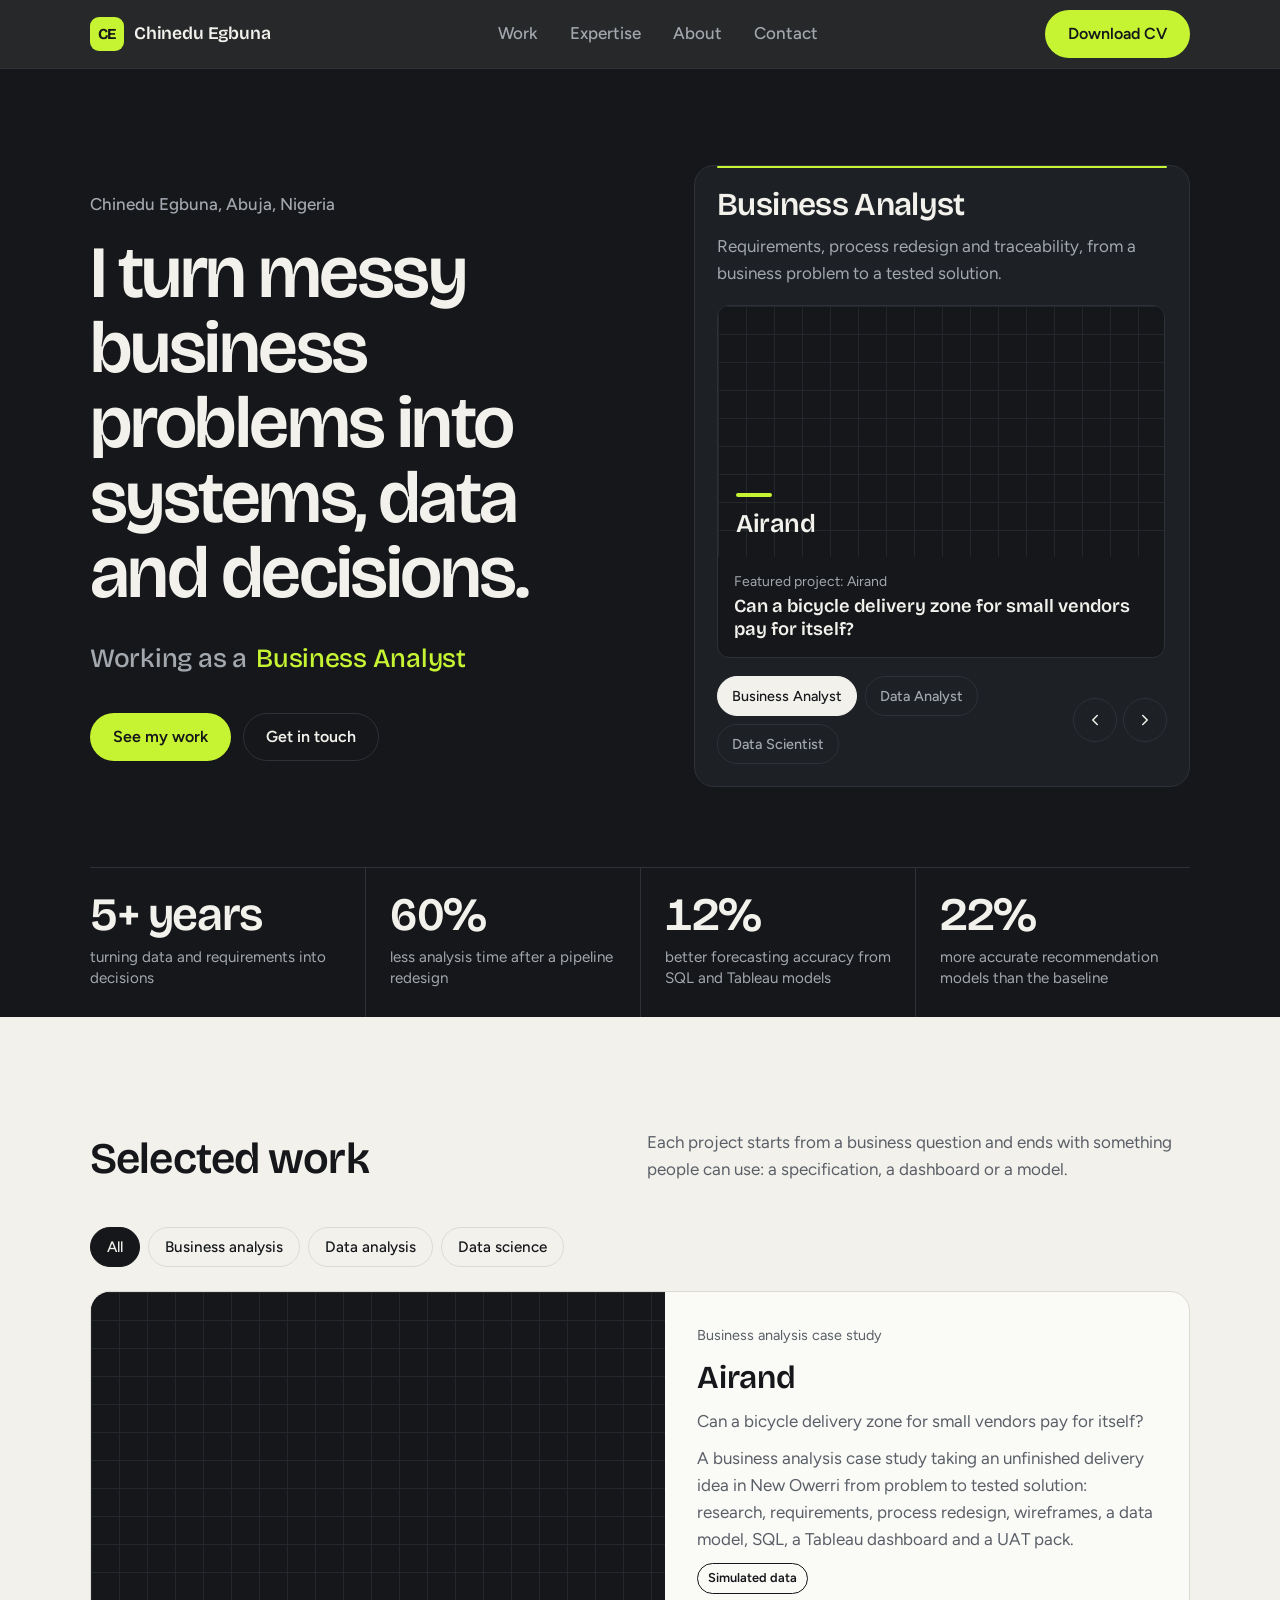
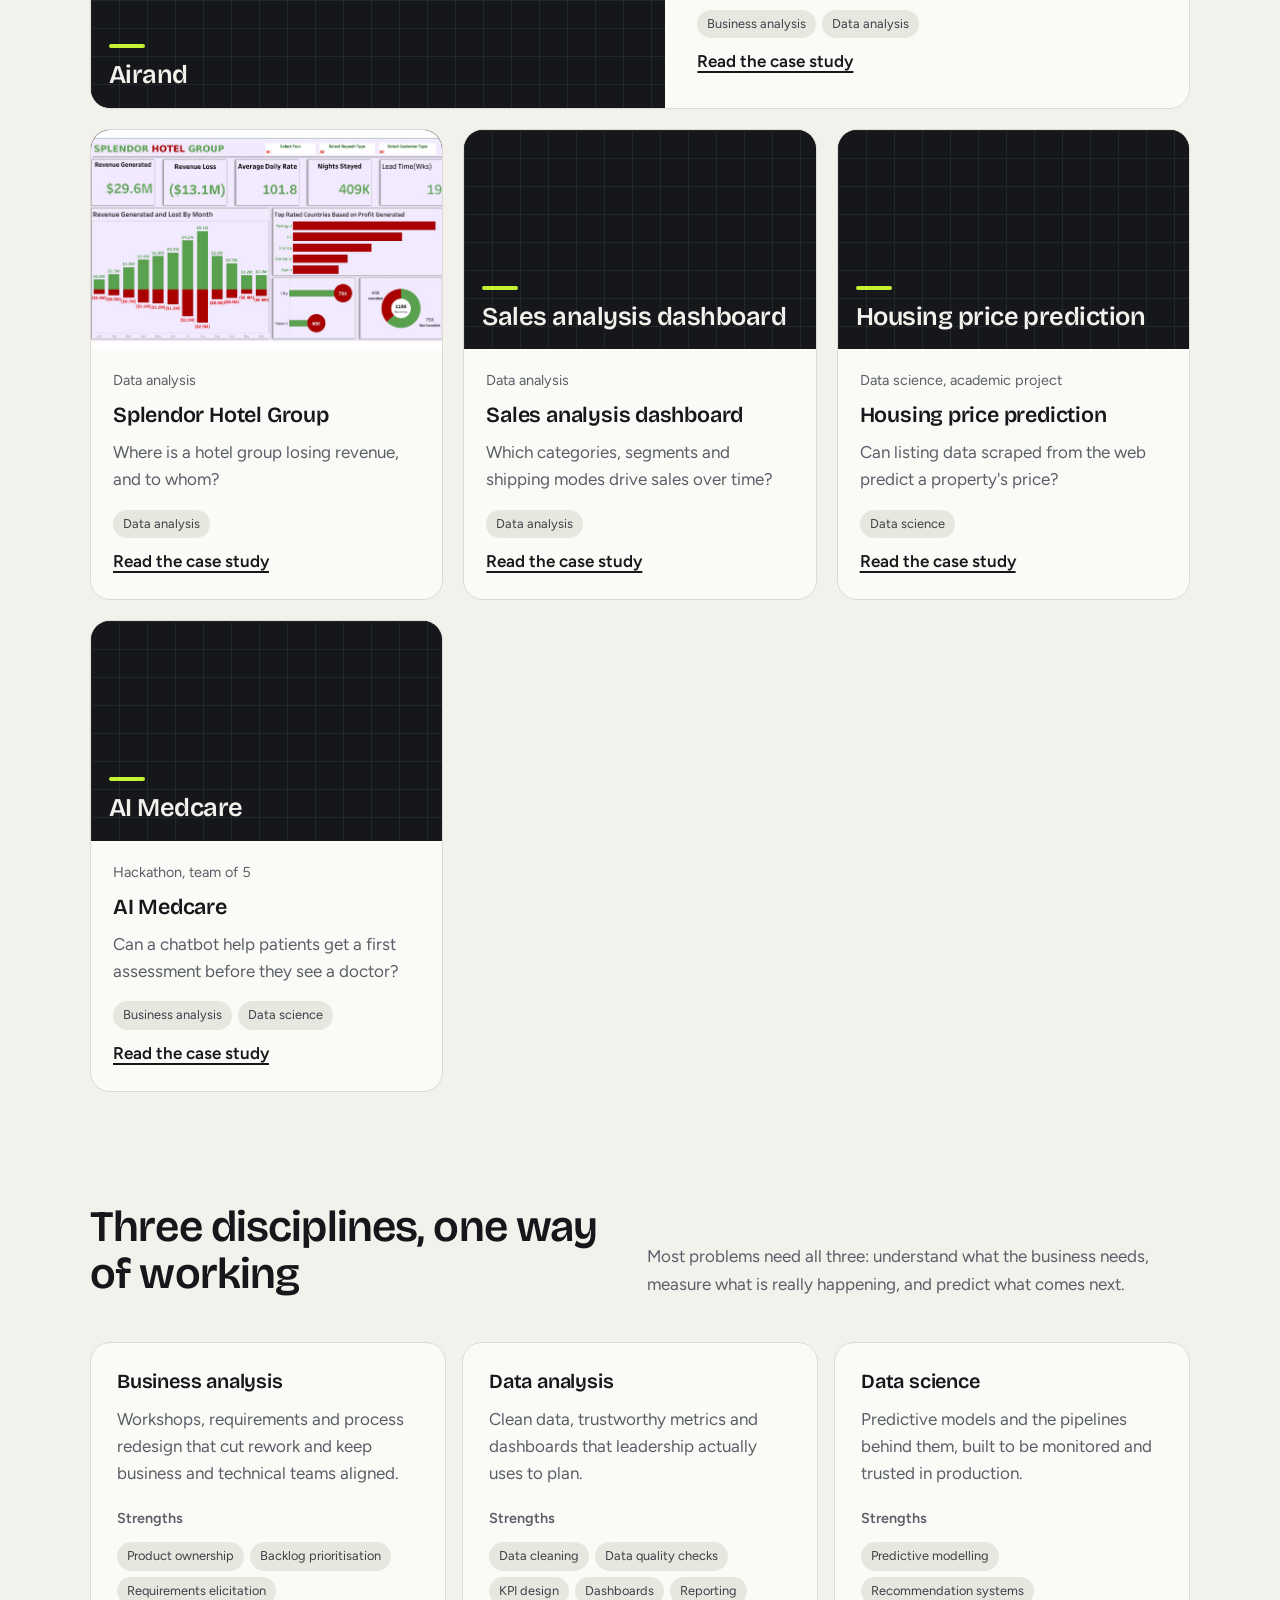
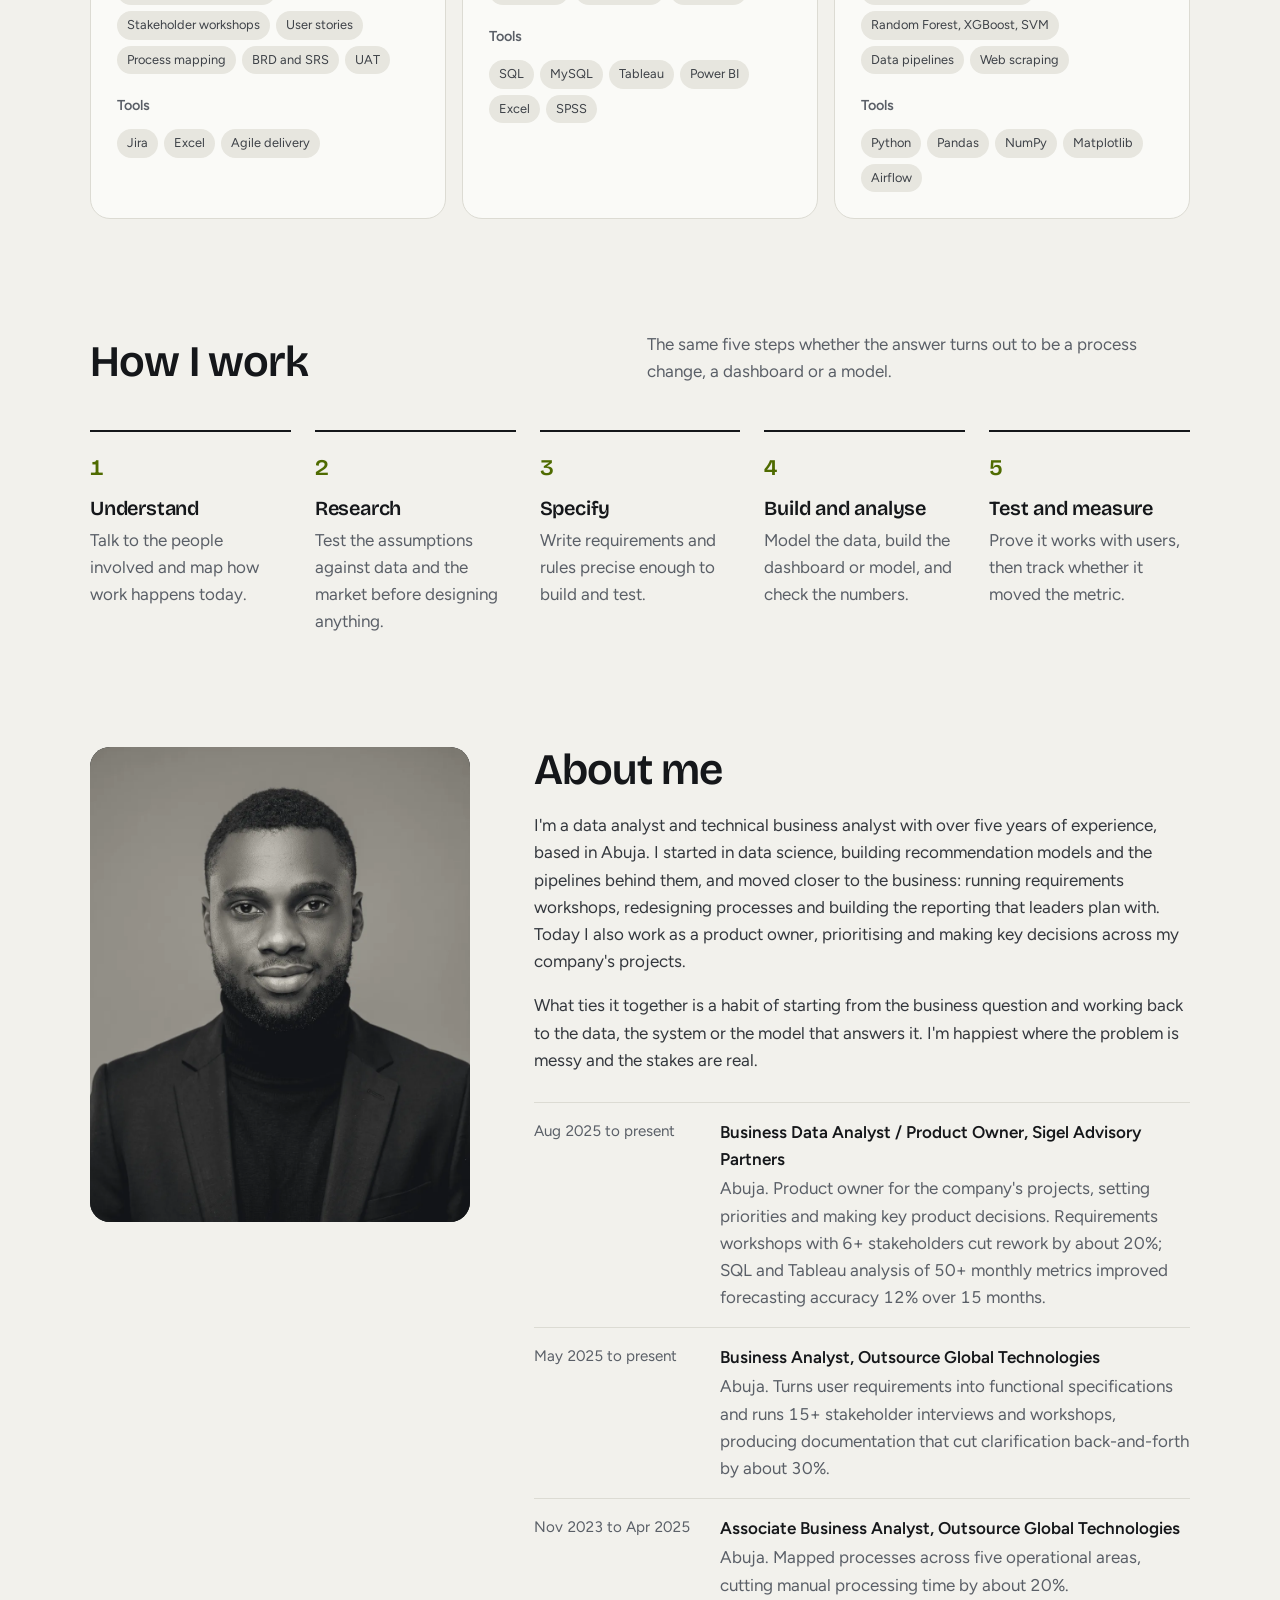
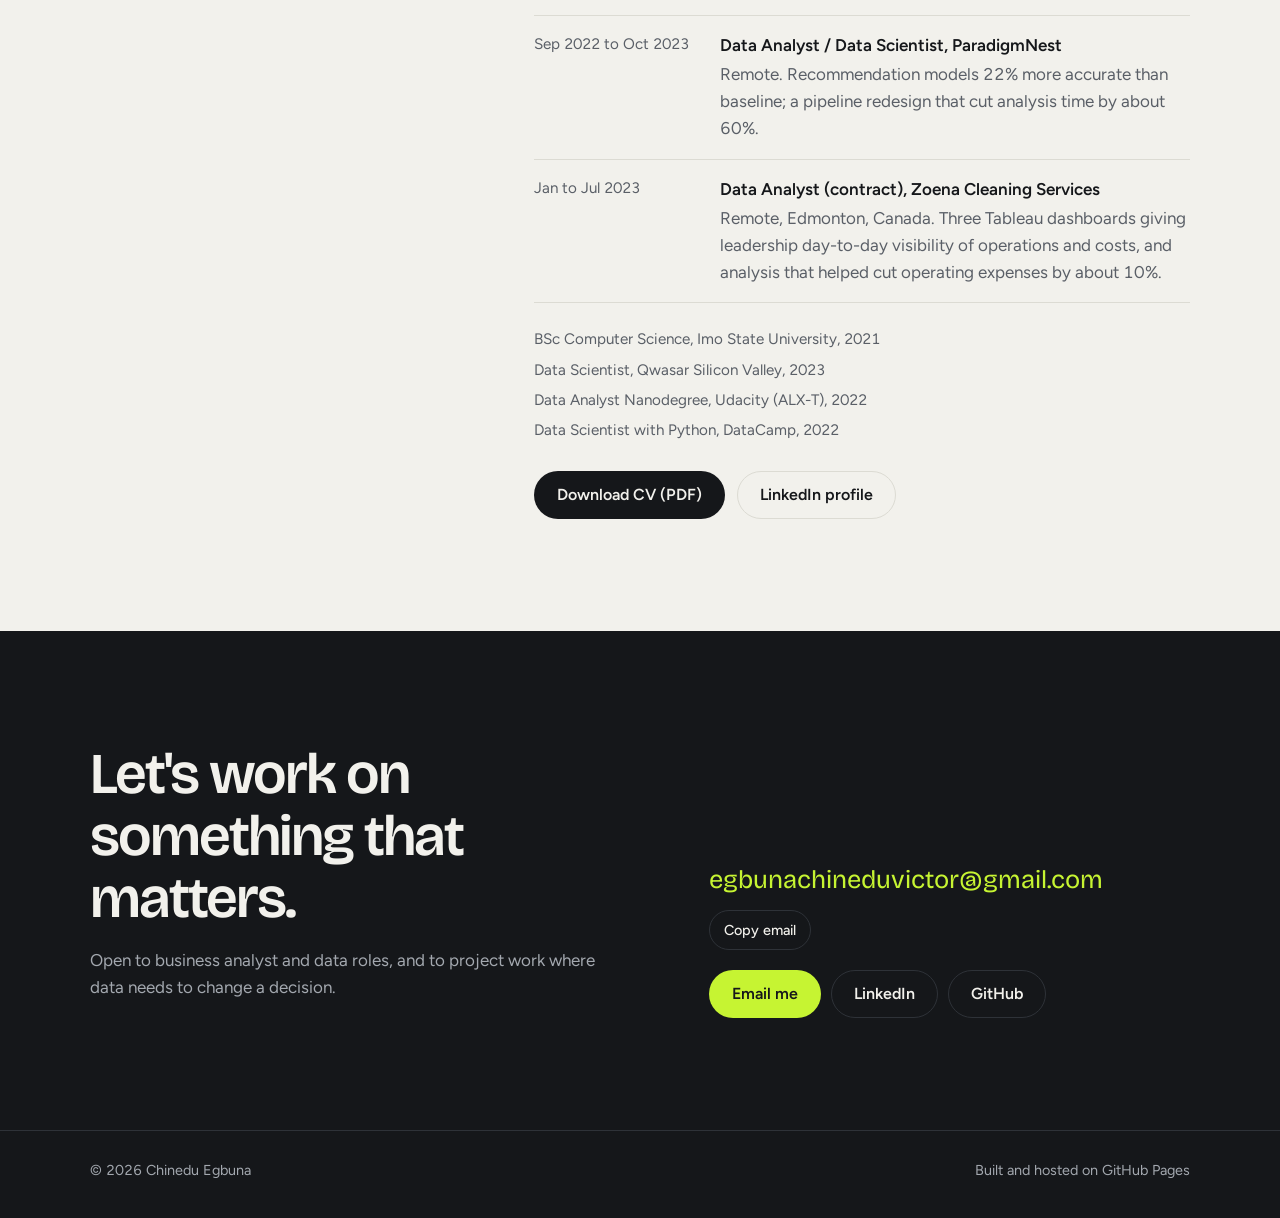
<file: index.html>
<!doctype html>
<html lang="en">
<head>
  <meta charset="utf-8">
  <meta name="viewport" content="width=device-width, initial-scale=1">
  <title>Chinedu Egbuna: Business Analyst, Data Analyst, Data Scientist</title>
  <meta name="description" content="Chinedu Egbuna turns messy business problems into systems, data and decisions. Business analysis, data analysis and data science case studies.">
  <meta property="og:title" content="Chinedu Egbuna: Business, Data and Data Science">
  <meta property="og:description" content="I turn messy business problems into systems, data and decisions.">
  <meta property="og:type" content="website">
  <meta property="og:image" content="assets/img/chinedu-portrait.jpg">
  <meta name="theme-color" content="#15171A">
  <link rel="icon" href="data:image/svg+xml,%3Csvg xmlns='http://www.w3.org/2000/svg' viewBox='0 0 64 64'%3E%3Crect width='64' height='64' rx='16' fill='%23C6F432'/%3E%3Ctext x='32' y='42' font-family='Arial' font-weight='700' font-size='28' text-anchor='middle' fill='%2315171A'%3ECE%3C/text%3E%3C/svg%3E">
  <link rel="preconnect" href="https://fonts.googleapis.com">
  <link rel="preconnect" href="https://fonts.gstatic.com" crossorigin>
  <link href="https://fonts.googleapis.com/css2?family=Bricolage+Grotesque:opsz,wght@12..96,500;12..96,600;12..96,700&family=Figtree:wght@400;500;600&display=swap" rel="stylesheet">
  <link rel="stylesheet" href="assets/css/site.css">
</head>
<body>
  <a class="skip" href="#main">Skip to content</a>

  <header class="nav">
    <div class="wrap">
      <a class="brand" href="#top" aria-label="Chinedu Egbuna, home"><span class="brand-mark">CE</span><span>Chinedu Egbuna</span></a>
      <ul class="nav-links">
        <li><a href="#work">Work</a></li>
        <li><a href="#expertise">Expertise</a></li>
        <li><a href="#about">About</a></li>
        <li><a href="#contact">Contact</a></li>
      </ul>
      <a class="btn btn-primary nav-cta" href="assets/cv/Chinedu_Egbuna_CV.pdf" download>Download CV</a>
      <button class="menu-btn" type="button" aria-expanded="false" aria-controls="mobile-menu" aria-label="Open menu">
        <svg viewBox="0 0 24 24" fill="none" stroke="currentColor" stroke-width="2" stroke-linecap="round" aria-hidden="true"><path d="M4 7h16M4 12h16M4 17h16"/></svg>
      </button>
    </div>
    <nav id="mobile-menu" class="mobile-menu" aria-label="Mobile">
      <a href="#work">Work</a>
      <a href="#expertise">Expertise</a>
      <a href="#about">About</a>
      <a href="#contact">Contact</a>
      <a class="btn btn-primary" href="assets/cv/Chinedu_Egbuna_CV.pdf" download>Download CV</a>
    </nav>
  </header>

  <main id="main">
    <section class="hero dark" id="top">
      <div class="wrap">
        <div class="hero-grid">
          <div>
            <p class="hero-name enter d1">Chinedu Egbuna, Abuja, Nigeria</p>
            <h1 class="enter d2">I turn messy business problems into systems, data and decisions.</h1>
            <p class="role-line enter d3" aria-live="polite">
              <span>Working as a</span>
              <span class="role-word-box"><span class="role-word" id="role-word">Business Analyst</span></span>
            </p>
            <div class="hero-actions enter d4">
              <a class="btn btn-primary" href="#work">See my work</a>
              <a class="btn btn-ghost" href="#contact">Get in touch</a>
            </div>
          </div>

          <div class="role-panel enter d4" id="role-panel" role="region" aria-roledescription="carousel" aria-label="What I do">
            <div class="role-progress" aria-hidden="true"><span></span></div>
            <div class="role-viewport">
              <div class="role-track" id="role-track"><!-- slides rendered by site.js --></div>
            </div>
            <div class="role-controls">
              <div class="role-dots" id="role-dots" role="tablist" aria-label="Choose a role"></div>
              <div class="role-arrows">
                <button class="icon-btn" type="button" id="role-prev" aria-label="Previous role"><svg viewBox="0 0 24 24" fill="none" stroke="currentColor" stroke-width="2" stroke-linecap="round" stroke-linejoin="round" aria-hidden="true"><path d="M15 6l-6 6 6 6"/></svg></button>
                <button class="icon-btn" type="button" id="role-next" aria-label="Next role"><svg viewBox="0 0 24 24" fill="none" stroke="currentColor" stroke-width="2" stroke-linecap="round" stroke-linejoin="round" aria-hidden="true"><path d="M9 6l6 6-6 6"/></svg></button>
              </div>
            </div>
          </div>
        </div>

        <div class="proof">
          <div><strong>5+ years</strong><span>turning data and requirements into decisions</span></div>
          <div><strong>60%</strong><span>less analysis time after a pipeline redesign</span></div>
          <div><strong>12%</strong><span>better forecasting accuracy from SQL and Tableau models</span></div>
          <div><strong>22%</strong><span>more accurate recommendation models than the baseline</span></div>
        </div>
      </div>
    </section>

    <section class="section light" id="work">
      <div class="wrap">
        <div class="section-head">
          <h2>Selected work</h2>
          <p>Each project starts from a business question and ends with something people can use: a specification, a dashboard or a model.</p>
        </div>
        <div class="filters" role="group" aria-label="Filter projects">
          <button class="chip" type="button" data-filter="all" aria-pressed="true">All</button>
          <button class="chip" type="button" data-filter="business" aria-pressed="false">Business analysis</button>
          <button class="chip" type="button" data-filter="data" aria-pressed="false">Data analysis</button>
          <button class="chip" type="button" data-filter="science" aria-pressed="false">Data science</button>
        </div>
        <div class="work-grid" id="work-grid"><!-- cards rendered by site.js --></div>
      </div>
    </section>

    <section class="section light" id="expertise" style="padding-top: 0">
      <div class="wrap">
        <div class="section-head">
          <h2>Three disciplines, one way of working</h2>
          <p>Most problems need all three: understand what the business needs, measure what is really happening, and predict what comes next.</p>
        </div>
        <div class="expertise">
          <article class="exp-card">
            <h3>Business analysis</h3>
            <p>Workshops, requirements and process redesign that cut rework and keep business and technical teams aligned.</p>
            <h4>Strengths</h4>
            <ul><li class="tag">Product ownership</li><li class="tag">Backlog prioritisation</li><li class="tag">Requirements elicitation</li><li class="tag">Stakeholder workshops</li><li class="tag">User stories</li><li class="tag">Process mapping</li><li class="tag">BRD and SRS</li><li class="tag">UAT</li></ul>
            <h4>Tools</h4>
            <ul><li class="tag">Jira</li><li class="tag">Excel</li><li class="tag">Agile delivery</li></ul>
          </article>
          <article class="exp-card">
            <h3>Data analysis</h3>
            <p>Clean data, trustworthy metrics and dashboards that leadership actually uses to plan.</p>
            <h4>Strengths</h4>
            <ul><li class="tag">Data cleaning</li><li class="tag">Data quality checks</li><li class="tag">KPI design</li><li class="tag">Dashboards</li><li class="tag">Reporting</li></ul>
            <h4>Tools</h4>
            <ul><li class="tag">SQL</li><li class="tag">MySQL</li><li class="tag">Tableau</li><li class="tag">Power BI</li><li class="tag">Excel</li><li class="tag">SPSS</li></ul>
          </article>
          <article class="exp-card">
            <h3>Data science</h3>
            <p>Predictive models and the pipelines behind them, built to be monitored and trusted in production.</p>
            <h4>Strengths</h4>
            <ul><li class="tag">Predictive modelling</li><li class="tag">Recommendation systems</li><li class="tag">Random Forest, XGBoost, SVM</li><li class="tag">Data pipelines</li><li class="tag">Web scraping</li></ul>
            <h4>Tools</h4>
            <ul><li class="tag">Python</li><li class="tag">Pandas</li><li class="tag">NumPy</li><li class="tag">Matplotlib</li><li class="tag">Airflow</li></ul>
          </article>
        </div>
      </div>
    </section>

    <section class="section light" id="process" style="padding-top: 0">
      <div class="wrap">
        <div class="section-head">
          <h2>How I work</h2>
          <p>The same five steps whether the answer turns out to be a process change, a dashboard or a model.</p>
        </div>
        <ol class="steps">
          <li><h3>Understand</h3><p>Talk to the people involved and map how work happens today.</p></li>
          <li><h3>Research</h3><p>Test the assumptions against data and the market before designing anything.</p></li>
          <li><h3>Specify</h3><p>Write requirements and rules precise enough to build and test.</p></li>
          <li><h3>Build and analyse</h3><p>Model the data, build the dashboard or model, and check the numbers.</p></li>
          <li><h3>Test and measure</h3><p>Prove it works with users, then track whether it moved the metric.</p></li>
        </ol>
      </div>
    </section>

    <section class="section light" id="about" style="padding-top: 0">
      <div class="wrap about">
        <div class="portrait">
          <picture>
            <source srcset="assets/img/chinedu-portrait.webp" type="image/webp">
            <img src="assets/img/chinedu-portrait.jpg" alt="Chinedu Egbuna in a dark suit and turtleneck" width="900" height="1205" loading="lazy">
          </picture>
        </div>
        <div class="about-copy">
          <h2>About me</h2>
          <p>I'm a data analyst and technical business analyst with over five years of experience, based in Abuja. I started in data science, building recommendation models and the pipelines behind them, and moved closer to the business: running requirements workshops, redesigning processes and building the reporting that leaders plan with. Today I also work as a product owner, prioritising and making key decisions across my company's projects.</p>
          <p>What ties it together is a habit of starting from the business question and working back to the data, the system or the model that answers it. I'm happiest where the problem is messy and the stakes are real.</p>
          <ol class="timeline">
            <li><span class="when">Aug 2025 to present</span><span class="what">Business Data Analyst / Product Owner, Sigel Advisory Partners</span><span class="where">Abuja. Product owner for the company's projects, setting priorities and making key product decisions. Requirements workshops with 6+ stakeholders cut rework by about 20%; SQL and Tableau analysis of 50+ monthly metrics improved forecasting accuracy 12% over 15 months.</span></li>
            <li><span class="when">May 2025 to present</span><span class="what">Business Analyst, Outsource Global Technologies</span><span class="where">Abuja. Turns user requirements into functional specifications and runs 15+ stakeholder interviews and workshops, producing documentation that cut clarification back-and-forth by about 30%.</span></li>
            <li><span class="when">Nov 2023 to Apr 2025</span><span class="what">Associate Business Analyst, Outsource Global Technologies</span><span class="where">Abuja. Mapped processes across five operational areas, cutting manual processing time by about 20%.</span></li>
            <li><span class="when">Sep 2022 to Oct 2023</span><span class="what">Data Analyst / Data Scientist, ParadigmNest</span><span class="where">Remote. Recommendation models 22% more accurate than baseline; a pipeline redesign that cut analysis time by about 60%.</span></li>
            <li><span class="when">Jan to Jul 2023</span><span class="what">Data Analyst (contract), Zoena Cleaning Services</span><span class="where">Remote, Edmonton, Canada. Three Tableau dashboards giving leadership day-to-day visibility of operations and costs, and analysis that helped cut operating expenses by about 10%.</span></li>
          </ol>
          <div class="creds">
            <span>BSc Computer Science, Imo State University, 2021</span>
            <span>Data Scientist, Qwasar Silicon Valley, 2023</span>
            <span>Data Analyst Nanodegree, Udacity (ALX-T), 2022</span>
            <span>Data Scientist with Python, DataCamp, 2022</span>
          </div>
          <div class="about-actions">
            <a class="btn btn-dark" href="assets/cv/Chinedu_Egbuna_CV.pdf" download>Download CV (PDF)</a>
            <a class="btn btn-ghost" href="https://www.linkedin.com/in/enayds/" target="_blank" rel="noopener">LinkedIn profile</a>
          </div>
        </div>
      </div>
    </section>

    <section class="section dark" id="contact">
      <div class="wrap contact">
        <div>
          <h2>Let's work on something that matters.</h2>
          <p>Open to business analyst and data roles, and to project work where data needs to change a decision.</p>
        </div>
        <div>
          <div class="contact-email">
            <a href="mailto:egbunachineduvictor@gmail.com">egbunachineduvictor@gmail.com</a>
            <button class="copy-btn" type="button" data-copy="egbunachineduvictor@gmail.com">Copy email</button>
          </div>
          <div class="socials">
            <a class="btn btn-primary" href="mailto:egbunachineduvictor@gmail.com">Email me</a>
            <a class="btn btn-ghost" href="https://www.linkedin.com/in/enayds/" target="_blank" rel="noopener">LinkedIn</a>
            <a class="btn btn-ghost" href="https://github.com/enayds" target="_blank" rel="noopener">GitHub</a>
          </div>
        </div>
      </div>
    </section>
  </main>

  <footer class="footer dark">
    <div class="wrap">
      <span>&copy; <span id="year">2026</span> Chinedu Egbuna</span>
      <span>Built and hosted on GitHub Pages</span>
    </div>
  </footer>

  <script src="assets/js/projects.js"></script>
  <script src="assets/js/site.js"></script>
</body>
</html>
</file>
<file: assets/css/site.css>
/* ===== Tokens ===== */
:root {
  --graphite: #15171A;
  --graphite-2: #1D2024;
  --graphite-3: #262A2F;
  --rule-dark: #2E3238;
  --bone: #F2F1EC;
  --paper: #FAFAF7;
  --ink: #15171A;
  --slate: #5A5F67;
  --mist: #A3A8AF;
  --rule-light: #DCDBD3;
  --signal: #C6F432;
  --signal-deep: #4F6B00;

  --display: "Bricolage Grotesque", "Helvetica Neue", Arial, sans-serif;
  --body: "Figtree", "Helvetica Neue", Arial, sans-serif;

  --wrap: 1180px;
  --gutter: clamp(20px, 4vw, 40px);
  --radius-s: 6px;
  --radius-m: 12px;
  --radius-l: 20px;
  --ease: cubic-bezier(.2, .7, .2, 1);
}

*, *::before, *::after { box-sizing: border-box; }
html { scroll-behavior: smooth; -webkit-text-size-adjust: 100%; }
body {
  margin: 0;
  font-family: var(--body);
  font-size: 1.0625rem;
  line-height: 1.6;
  color: var(--ink);
  background: var(--bone);
  font-variant-numeric: tabular-nums;
}
img { max-width: 100%; display: block; }
a { color: inherit; }
:focus-visible { outline: 2px solid var(--signal); outline-offset: 3px; border-radius: 4px; }
.light :focus-visible { outline-color: var(--signal-deep); }
.sr-only { position: absolute; width: 1px; height: 1px; padding: 0; margin: -1px; overflow: hidden; clip: rect(0 0 0 0); white-space: nowrap; border: 0; }
.wrap { width: 100%; max-width: var(--wrap); margin: 0 auto; padding: 0 var(--gutter); }
.skip { position: absolute; left: -999px; top: 8px; background: var(--signal); color: var(--ink); padding: 10px 14px; border-radius: var(--radius-s); z-index: 100; font-weight: 600; }
.skip:focus { left: 8px; }

h1, h2, h3 { font-family: var(--display); font-weight: 600; letter-spacing: -0.02em; line-height: 1.08; margin: 0; }
h2 { font-size: clamp(1.9rem, 3.4vw, 2.75rem); }
h3 { font-size: 1.25rem; letter-spacing: -0.01em; line-height: 1.25; }
p { margin: 0 0 1em; }

.dark { background: var(--graphite); color: var(--bone); }
.light { background: var(--bone); color: var(--ink); }

/* ===== Buttons ===== */
.btn { display: inline-flex; align-items: center; justify-content: center; gap: 8px; min-height: 48px; padding: 0 22px; border-radius: 999px; font: 600 1rem/1 var(--body); text-decoration: none; border: 1.5px solid transparent; cursor: pointer; transition: background .2s var(--ease), color .2s var(--ease), border-color .2s var(--ease); }
.btn-primary { background: var(--signal); color: var(--ink); }
.btn-primary:hover { background: #D6FF55; }
.btn-ghost { border-color: var(--rule-dark); color: var(--bone); background: transparent; }
.btn-ghost:hover { border-color: var(--bone); }
.light .btn-ghost { border-color: var(--rule-light); color: var(--ink); }
.light .btn-ghost:hover { border-color: var(--ink); }
.btn-dark { background: var(--ink); color: var(--bone); }
.btn-dark:hover { background: #2A2E33; }

/* ===== Navigation ===== */
.nav { position: sticky; top: 0; z-index: 50; background: rgba(21, 23, 26, .92); backdrop-filter: blur(10px); -webkit-backdrop-filter: blur(10px); border-bottom: 1px solid var(--rule-dark); color: var(--bone); }
.nav .wrap { display: flex; align-items: center; justify-content: space-between; min-height: 68px; gap: 16px; }
.brand { display: flex; align-items: center; gap: 10px; text-decoration: none; font-family: var(--display); font-weight: 600; font-size: 1.1rem; letter-spacing: -0.01em; }
.brand-mark { width: 34px; height: 34px; border-radius: 9px; background: var(--signal); color: var(--ink); display: grid; place-items: center; font-size: .95rem; font-weight: 700; }
.nav-links { display: none; align-items: center; gap: 4px; list-style: none; margin: 0; padding: 0; }
.nav-links a { display: inline-flex; align-items: center; min-height: 44px; padding: 0 14px; border-radius: 999px; text-decoration: none; color: var(--mist); font-weight: 500; }
.nav-links a:hover, .nav-links a[aria-current="page"] { color: var(--bone); }
.nav-cta { display: none; }
.menu-btn { display: inline-flex; align-items: center; justify-content: center; width: 48px; height: 48px; border-radius: 12px; border: 1px solid var(--rule-dark); background: transparent; color: var(--bone); cursor: pointer; }
.menu-btn svg { width: 22px; height: 22px; }
.mobile-menu { display: none; border-top: 1px solid var(--rule-dark); padding: 12px var(--gutter) 20px; }
.mobile-menu.open { display: block; }
.mobile-menu a { display: flex; align-items: center; min-height: 52px; text-decoration: none; font-family: var(--display); font-size: 1.4rem; border-bottom: 1px solid var(--rule-dark); }
.mobile-menu .btn { margin-top: 16px; width: 100%; }
@media (min-width: 900px) {
  .nav-links, .nav-cta { display: flex; }
  .menu-btn, .mobile-menu, .mobile-menu.open { display: none; }
}

/* ===== Hero ===== */
.hero { padding: clamp(48px, 8vw, 96px) 0 0; overflow: hidden; }
.hero-grid { display: grid; gap: 40px; align-items: center; }
.hero-grid > * { min-width: 0; }
.hero-name { color: var(--mist); font-weight: 500; margin-bottom: 18px; }
.hero h1 { font-size: clamp(2.5rem, 6vw, 4.6rem); line-height: 1.02; letter-spacing: -0.035em; max-width: 13ch; font-weight: 600; }
.role-line { margin: 26px 0 0; font-size: clamp(1.25rem, 2.4vw, 1.65rem); font-family: var(--display); font-weight: 500; letter-spacing: -0.01em; color: var(--mist); display: flex; flex-wrap: wrap; gap: 0 .35em; align-items: baseline; }
.role-word-box { position: relative; display: inline-grid; color: var(--signal); }
.role-word { grid-area: 1 / 1; white-space: nowrap; transition: transform .45s var(--ease), opacity .45s var(--ease); }
.role-word.out { transform: translateY(-60%); opacity: 0; }
.role-word.in-start { transform: translateY(60%); opacity: 0; }
.hero-actions { display: flex; flex-wrap: wrap; gap: 12px; margin-top: 34px; }

.role-panel { position: relative; background: var(--graphite-2); border: 1px solid var(--rule-dark); border-radius: var(--radius-l); padding: 22px; min-height: 100%; }
.role-viewport { overflow: hidden; touch-action: pan-y; }
.role-track { display: flex; transition: transform .55s var(--ease); }
.role-slide { flex: 0 0 100%; min-width: 0; padding-right: 2px; }
.role-slide h2 { font-size: clamp(1.5rem, 2.6vw, 2rem); color: var(--bone); }
.role-slide > p { color: var(--mist); margin: 10px 0 18px; max-width: 46ch; }
.role-project { display: block; text-decoration: none; border-radius: var(--radius-m); overflow: hidden; background: var(--graphite); border: 1px solid var(--rule-dark); transition: border-color .2s var(--ease); }
.role-project:hover { border-color: var(--mist); }
.role-project .cover { aspect-ratio: 16 / 9; }
.role-project-body { padding: 14px 16px 16px; }
.role-project-kicker { font-size: .875rem; color: var(--mist); }
.role-project-title { font-family: var(--display); font-weight: 600; font-size: 1.15rem; line-height: 1.25; margin-top: 2px; }
.role-controls { display: flex; flex-wrap: wrap; align-items: center; justify-content: space-between; gap: 12px; margin-top: 18px; }
.role-dots { flex: 1 1 220px; }
.role-dots { display: flex; gap: 8px; flex-wrap: wrap; }
.role-dot { min-height: 40px; padding: 0 14px; border-radius: 999px; border: 1px solid var(--rule-dark); background: transparent; color: var(--mist); font: 500 .9rem/1 var(--body); cursor: pointer; }
.role-dot[aria-selected="true"] { background: var(--bone); color: var(--ink); border-color: var(--bone); }
.role-arrows { display: flex; gap: 6px; }
.icon-btn { width: 44px; height: 44px; border-radius: 999px; border: 1px solid var(--rule-dark); background: transparent; color: var(--bone); display: grid; place-items: center; cursor: pointer; }
.icon-btn:hover { border-color: var(--bone); }
.icon-btn svg { width: 18px; height: 18px; }
.role-progress { position: absolute; left: 22px; right: 22px; top: 0; height: 2px; background: transparent; overflow: hidden; border-radius: 2px; }
.role-progress span { display: block; height: 100%; width: 0; background: var(--signal); }
.role-progress.run span { animation: progress var(--dwell, 6s) linear forwards; }
.role-panel.paused .role-progress span { animation-play-state: paused; }
@keyframes progress { to { width: 100%; } }
@media (max-width: 899px) { .role-dot { padding: 0 12px; font-size: .85rem; } }
@media (min-width: 960px) {
  .hero-grid { grid-template-columns: minmax(0, 1.05fr) minmax(0, .95fr); gap: 56px; }
}

/* Proof strip */
.proof { margin-top: clamp(48px, 7vw, 80px); border-top: 1px solid var(--rule-dark); display: grid; grid-template-columns: repeat(2, minmax(0, 1fr)); }
.proof div { padding: 24px 16px 28px 0; border-bottom: 1px solid var(--rule-dark); }
.proof strong { display: block; font-family: var(--display); font-weight: 600; font-size: clamp(2rem, 4vw, 2.9rem); letter-spacing: -0.03em; line-height: 1; color: var(--bone); }
.proof span { display: block; margin-top: 8px; color: var(--mist); font-size: .95rem; line-height: 1.4; max-width: 24ch; }
@media (min-width: 900px) {
  .proof { grid-template-columns: repeat(4, minmax(0, 1fr)); }
  .proof div { border-bottom: 0; padding-right: 24px; }
  .proof div + div { border-left: 1px solid var(--rule-dark); padding-left: 24px; }
}

/* ===== Sections ===== */
.section { padding: clamp(64px, 9vw, 112px) 0; }
.section-head { display: grid; gap: 14px; margin-bottom: clamp(28px, 4vw, 44px); }
.section-head p { color: var(--slate); max-width: 56ch; margin: 0; }
.dark .section-head p { color: var(--mist); }
@media (min-width: 900px) { .section-head { grid-template-columns: 1fr 1fr; align-items: end; } }

/* Covers */
.cover { position: relative; overflow: hidden; background: var(--graphite-3); }
.cover img { width: 100%; height: 100%; object-fit: cover; object-position: top center; }
.cover-text { position: absolute; inset: 0; display: flex; flex-direction: column; justify-content: flex-end; padding: 18px; background: var(--graphite); color: var(--bone); }
.cover-text::before { content: ""; position: absolute; inset: 0; background-image: linear-gradient(var(--rule-dark) 1px, transparent 1px), linear-gradient(90deg, var(--rule-dark) 1px, transparent 1px); background-size: 28px 28px; opacity: .6; }
.cover-text b { position: relative; font-family: var(--display); font-weight: 600; font-size: clamp(1.2rem, 2.4vw, 1.6rem); line-height: 1.15; letter-spacing: -0.02em; max-width: 18ch; }
.cover-text i { position: relative; font-style: normal; display: inline-block; width: 36px; height: 4px; background: var(--signal); margin-bottom: 12px; border-radius: 2px; }

/* ===== Work ===== */
.filters { display: flex; flex-wrap: wrap; gap: 8px; margin-bottom: 24px; }
.chip { min-height: 40px; padding: 0 16px; border-radius: 999px; border: 1px solid var(--rule-light); background: transparent; color: var(--ink); font: 500 .95rem/1 var(--body); cursor: pointer; }
.chip[aria-pressed="true"] { background: var(--ink); border-color: var(--ink); color: var(--bone); }
.work-grid { display: grid; gap: 20px; }
.work-card { display: flex; flex-direction: column; text-decoration: none; background: var(--paper); border: 1px solid var(--rule-light); border-radius: var(--radius-l); overflow: hidden; transition: border-color .2s var(--ease); }
.work-card:hover { border-color: var(--ink); }
.work-card .cover { aspect-ratio: 16 / 10; }
.work-body { padding: 20px 22px 24px; display: flex; flex-direction: column; gap: 10px; flex: 1; }
.work-type { font-size: .9rem; color: var(--slate); }
.work-card h3 { font-size: 1.35rem; }
.work-q { color: var(--slate); margin: 0; }
.tags { display: flex; flex-wrap: wrap; gap: 6px; margin-top: auto; padding-top: 6px; }
.tag { font-size: .8rem; padding: 4px 10px; border-radius: 999px; background: #E7E6DF; color: #3D4147; }
.dark .tag { background: var(--graphite-3); color: var(--mist); }
.work-more { font-weight: 600; text-decoration: underline; text-underline-offset: 4px; text-decoration-thickness: 1.5px; }
@media (min-width: 720px) { .work-grid { grid-template-columns: repeat(2, minmax(0, 1fr)); } }
@media (min-width: 1040px) {
  .work-grid { grid-template-columns: repeat(3, minmax(0, 1fr)); }
  .work-card.featured { grid-column: 1 / -1; flex-direction: row; }
  .work-card.featured .cover { flex: 1.25; aspect-ratio: auto; min-height: 360px; }
  .work-card.featured .work-body { flex: 1; padding: 32px; justify-content: center; }
  .work-card.featured h3 { font-size: 2rem; }
}
.simulated { display: inline-flex; align-items: center; gap: 6px; font-size: .8rem; font-weight: 600; padding: 4px 10px; border-radius: 999px; border: 1px solid currentColor; width: fit-content; }

/* ===== Expertise ===== */
.expertise { display: grid; gap: 16px; }
.exp-card { background: var(--paper); border: 1px solid var(--rule-light); border-radius: var(--radius-l); padding: 26px; display: flex; flex-direction: column; gap: 12px; }
.exp-card p { color: var(--slate); margin: 0; }
.exp-card h4 { margin: 8px 0 0; font-size: .9rem; font-weight: 600; color: var(--slate); }
.exp-card ul { list-style: none; padding: 0; margin: 0; display: flex; flex-wrap: wrap; gap: 6px; }
@media (min-width: 900px) { .expertise { grid-template-columns: repeat(3, minmax(0, 1fr)); } }

/* ===== Process ===== */
.steps { list-style: none; margin: 0; padding: 0; display: grid; gap: 0; counter-reset: step; border-top: 1px solid var(--rule-light); }
.steps li { counter-increment: step; padding: 20px 0; border-bottom: 1px solid var(--rule-light); display: grid; grid-template-columns: 48px 1fr; gap: 4px 12px; }
.steps li::before { content: counter(step); grid-row: span 2; font-family: var(--display); font-weight: 600; font-size: 1.4rem; color: var(--signal-deep); }
.steps p { margin: 0; color: var(--slate); }
@media (min-width: 900px) {
  .steps { grid-template-columns: repeat(5, minmax(0, 1fr)); border-top: 0; gap: 24px; }
  .steps li { display: block; border-bottom: 0; border-top: 2px solid var(--ink); padding: 18px 0 0; }
  .steps li::before { display: block; margin-bottom: 10px; }
  .steps h3 { margin-bottom: 6px; }
}

/* ===== About ===== */
.about { display: grid; gap: 36px; }
.portrait { border-radius: var(--radius-l); overflow: hidden; background: var(--graphite); aspect-ratio: 4 / 5; max-width: 420px; }
.portrait img { width: 100%; height: 100%; object-fit: cover; object-position: center 20%; }
.about h2 { margin-bottom: 18px; }
.about-copy p { color: #33373D; max-width: 62ch; }
.timeline { list-style: none; margin: 28px 0 0; padding: 0; border-top: 1px solid var(--rule-light); }
.timeline li { display: grid; gap: 2px 16px; padding: 16px 0; border-bottom: 1px solid var(--rule-light); }
.timeline .when { color: var(--slate); font-size: .95rem; }
.timeline .what { font-weight: 600; }
.timeline .where { color: var(--slate); }
.creds { margin-top: 24px; display: grid; gap: 6px; color: var(--slate); font-size: .95rem; }
.about-actions { display: flex; flex-wrap: wrap; gap: 12px; margin-top: 28px; }
@media (min-width: 720px) { .timeline li { grid-template-columns: 170px 1fr; } .timeline .where { grid-column: 2; } }
@media (min-width: 960px) { .about { grid-template-columns: 380px 1fr; gap: 64px; align-items: start; } .portrait { position: sticky; top: 96px; } }

/* ===== Contact ===== */
.contact { display: grid; gap: 32px; }
.contact h2 { font-size: clamp(2.2rem, 5vw, 3.6rem); letter-spacing: -0.035em; max-width: 14ch; margin-bottom: 18px; }
.contact p { color: var(--mist); max-width: 46ch; }
.contact-email { display: flex; flex-wrap: wrap; align-items: center; gap: 10px; margin: 8px 0 20px; }
.contact-email a { font-family: var(--display); font-size: clamp(1.15rem, 2.6vw, 1.6rem); color: var(--signal); text-decoration: none; word-break: break-all; }
.contact-email a:hover { text-decoration: underline; text-underline-offset: 5px; }
.copy-btn { min-height: 40px; padding: 0 14px; border-radius: 999px; border: 1px solid var(--rule-dark); background: transparent; color: var(--bone); font: 500 .9rem/1 var(--body); cursor: pointer; }
.socials { display: flex; flex-wrap: wrap; gap: 10px; }
@media (min-width: 900px) { .contact { grid-template-columns: 1.1fr .9fr; align-items: end; } }

/* ===== Footer ===== */
.footer { border-top: 1px solid var(--rule-dark); padding: 28px 0 36px; color: var(--mist); font-size: .9rem; }
.footer .wrap { display: flex; flex-wrap: wrap; justify-content: space-between; gap: 12px; }
.footer a { color: var(--mist); }

/* ===== Case-study template ===== */
.cs-head { padding: clamp(36px, 6vw, 72px) 0 clamp(36px, 5vw, 56px); }
.back { display: inline-flex; align-items: center; gap: 8px; min-height: 44px; color: var(--mist); text-decoration: none; font-weight: 500; }
.back:hover { color: var(--bone); }
.cs-type { color: var(--mist); margin: 18px 0 10px; }
.cs-head h1 { font-size: clamp(2.2rem, 5.2vw, 4rem); letter-spacing: -0.035em; max-width: 20ch; }
.cs-q { font-family: var(--display); font-size: clamp(1.2rem, 2.4vw, 1.6rem); color: var(--bone); margin: 18px 0 0; max-width: 34ch; line-height: 1.3; }
.cs-summary { color: var(--mist); max-width: 64ch; margin: 18px 0 0; }
.cs-meta { display: grid; grid-template-columns: repeat(2, minmax(0, 1fr)); gap: 18px 24px; margin-top: 32px; padding-top: 24px; border-top: 1px solid var(--rule-dark); }
.cs-meta dt { color: var(--mist); font-size: .875rem; }
.cs-meta dd { margin: 4px 0 0; }
.cs-links { display: flex; flex-wrap: wrap; gap: 12px; margin-top: 28px; }
@media (min-width: 900px) { .cs-meta { grid-template-columns: repeat(4, minmax(0, 1fr)); } }

.findings { display: grid; gap: 14px; margin: 0 0 8px; }
.finding { background: var(--paper); border: 1px solid var(--rule-light); border-radius: var(--radius-m); padding: 22px; }
.finding strong { display: block; font-family: var(--display); font-weight: 600; font-size: clamp(1.9rem, 3.6vw, 2.6rem); letter-spacing: -0.03em; line-height: 1; }
.finding span { display: block; margin-top: 10px; color: var(--slate); }
@media (min-width: 760px) { .findings { grid-template-columns: repeat(3, minmax(0, 1fr)); } }

.cs-body { display: grid; gap: 40px; padding: clamp(48px, 7vw, 88px) 0; }
.toc { display: none; }
.toc ol { list-style: none; margin: 0; padding: 0; border-left: 1px solid var(--rule-light); }
.toc a { display: block; padding: 7px 0 7px 16px; margin-left: -1px; border-left: 2px solid transparent; text-decoration: none; color: var(--slate); font-size: .95rem; }
.toc a:hover { color: var(--ink); }
.toc a.active { color: var(--ink); border-left-color: var(--ink); font-weight: 600; }
.toc p { font-weight: 600; margin-bottom: 10px; }
.prose { max-width: 68ch; }
.prose section { scroll-margin-top: 96px; padding-bottom: 12px; }
.prose section + section { margin-top: 40px; }
.prose h2 { font-size: clamp(1.6rem, 2.8vw, 2.1rem); margin-bottom: 16px; }
.prose p, .prose li { color: #2E3237; }
.prose ul { padding-left: 1.2em; margin: 0 0 1em; }
.prose li { margin-bottom: .5em; }
.prose em { font-style: normal; background: linear-gradient(transparent 62%, rgba(198, 244, 50, .55) 62%); }
.prose .note { font-size: .95rem; color: var(--slate); border-left: 3px solid var(--rule-light); padding-left: 14px; }
@media (min-width: 1040px) {
  .cs-body { grid-template-columns: 220px minmax(0, 1fr); gap: 64px; }
  .toc { display: block; position: sticky; top: 100px; align-self: start; }
}

.embed { margin: 28px 0 8px; }
.embed-frame { background: var(--paper); border: 1px solid var(--rule-light); border-radius: var(--radius-m); overflow: auto; }
.embed-frame .tableauPlaceholder { margin: 0 auto; }
.embed-fallback { display: block; border: 1px solid var(--rule-light); border-radius: var(--radius-m); overflow: hidden; text-decoration: none; background: var(--paper); }
.embed-fallback img { width: 100%; }
.embed-fallback span { display: block; padding: 12px 16px; font-weight: 600; }
.embed-caption { display: flex; flex-wrap: wrap; justify-content: space-between; gap: 10px; align-items: center; margin-top: 12px; color: var(--slate); font-size: .95rem; }

.artefacts { display: grid; gap: 12px; margin-top: 8px; }
.artefact { display: flex; justify-content: space-between; align-items: center; gap: 16px; padding: 18px 20px; background: var(--paper); border: 1px solid var(--rule-light); border-radius: var(--radius-m); text-decoration: none; }
a.artefact:hover { border-color: var(--ink); }
.artefact b { display: block; }
.artefact small { color: var(--slate); font-size: .9rem; }
.artefact .status { font-size: .85rem; color: var(--slate); white-space: nowrap; }
@media (min-width: 760px) { .artefacts { grid-template-columns: repeat(2, minmax(0, 1fr)); } }

.author { display: flex; gap: 18px; align-items: center; margin-top: 48px; padding: 20px; background: var(--paper); border: 1px solid var(--rule-light); border-radius: var(--radius-m); }
.author img { width: 72px; height: 72px; border-radius: 50%; object-fit: cover; object-position: center 25%; flex: none; }
.author p { margin: 0; color: var(--slate); }
.author b { color: var(--ink); }

.next-project { display: block; text-decoration: none; padding: 40px 0 48px; }
.next-project span { color: var(--mist); }
.next-project b { display: block; font-family: var(--display); font-weight: 600; font-size: clamp(1.8rem, 4vw, 2.8rem); letter-spacing: -0.03em; margin-top: 6px; }
.next-project:hover b { text-decoration: underline; text-underline-offset: 8px; text-decoration-thickness: 2px; }

/* ===== One orchestrated entrance (hero only) ===== */
.enter { opacity: 0; transform: translateY(14px); animation: enter .7s var(--ease) forwards; }
.enter.d1 { animation-delay: .05s; } .enter.d2 { animation-delay: .15s; } .enter.d3 { animation-delay: .25s; } .enter.d4 { animation-delay: .4s; }
@keyframes enter { to { opacity: 1; transform: none; } }

@media (prefers-reduced-motion: reduce) {
  html { scroll-behavior: auto; }
  .enter { animation: none; opacity: 1; transform: none; }
  .role-track { transition: none; }
  .role-word { transition: opacity .2s linear; transform: none !important; }
  .role-progress { display: none; }
}
section[id] { scroll-margin-top: 72px; }

/* Wide dashboards: project.js widens the embed to the page width and centres it */
html, body { overflow-x: clip; }
.prose .embed-frame { display: flex; justify-content: center; }
</file>
